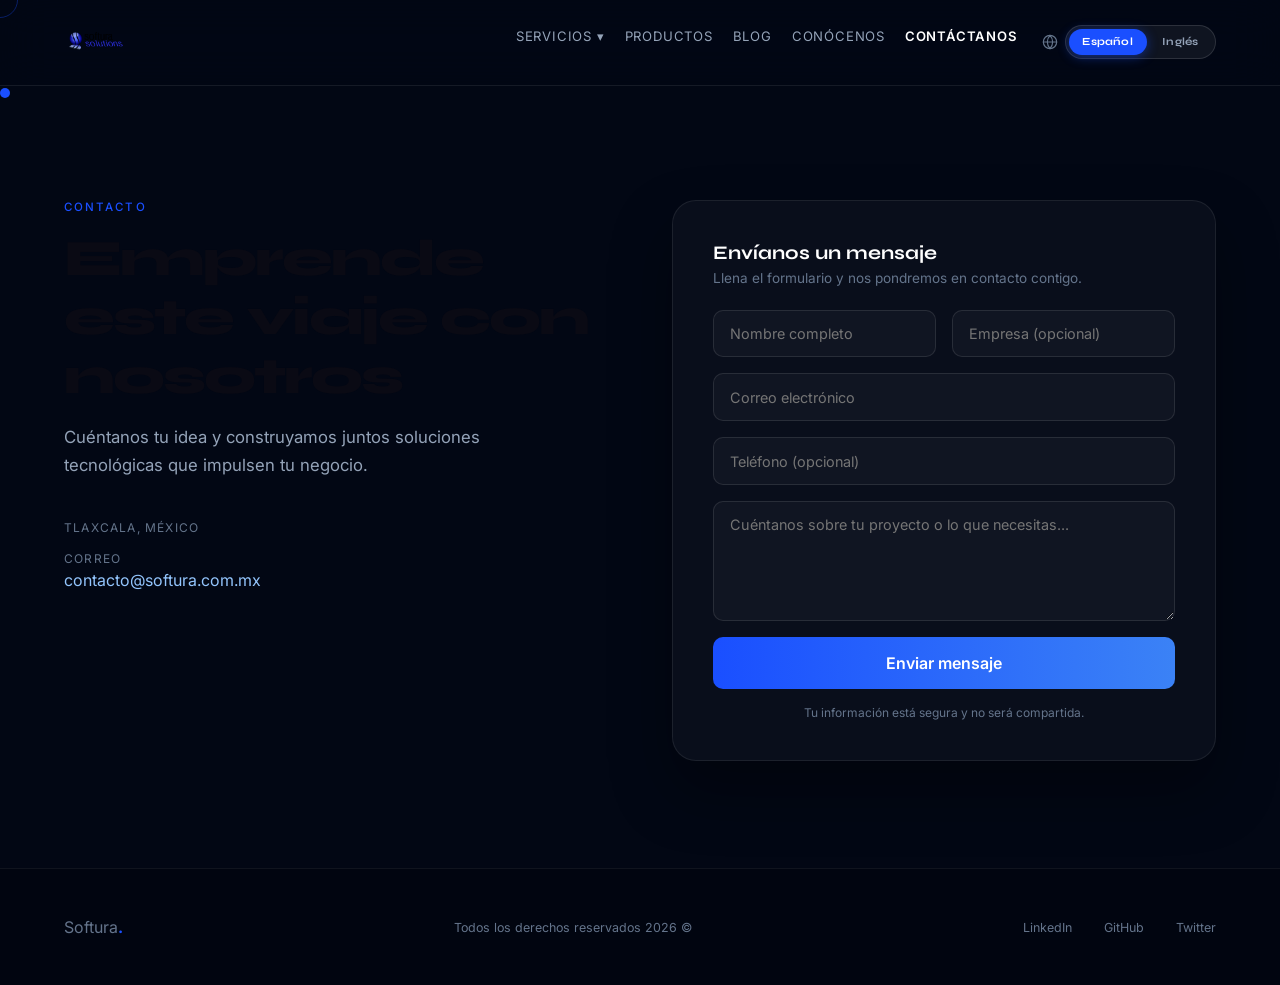
<file: contacto.html>
<!DOCTYPE html>
<html lang="es">
<head>
<meta charset="UTF-8">
<meta name="viewport" content="width=device-width, initial-scale=1.0">
<title>Contacto — Softura Solutions</title>
<link href="https://fonts.googleapis.com/css2?family=Syne:wght@400;600;700;800&family=Inter:wght@300;400;500;700&display=swap" rel="stylesheet">
<link rel="stylesheet" href="estilos.css">
</head>
<body class="subpage subpage-dark">

<div id="cur"></div>
<div id="cur-r"></div>

<nav class="nav-dark">
  <div class="logo">
    <a href="index.html"><img src="s3.png" alt="Softura Solutions Logo"></a>
  </div>
  <ul class="nav-links">
    <li class="dropdown">
      <a href="#" data-i18n="nav.services">Servicios ▾</a>
      <ul class="dropdown-menu">
        <li><a href="fabrica.html" data-i18n="nav.factory">Fábrica de Software</a></li>
        <li><a href="nearshoring.html" data-i18n="nav.nearshoring">Nearshoring / Onshoring</a></li>
      </ul>
    </li>
    <li><a href="productos.html" data-i18n="nav.products">Productos</a></li>
    <li><a href="blog.html" data-i18n="nav.blog">Blog</a></li>
    <li><a href="conocenos.html" data-i18n="nav.about">Conócenos</a></li>
    <li><a href="contacto.html" data-i18n="nav.contact">Contacto</a></li>
    <li class="lang-switch" role="group" aria-label="Idioma">
      <span class="lang-switch-icon" aria-hidden="true">
        <svg width="16" height="16" viewBox="0 0 24 24" fill="none" stroke="currentColor" stroke-width="1.75" stroke-linecap="round" stroke-linejoin="round">
          <circle cx="12" cy="12" r="10"/>
          <path d="M2 12h20M12 2a15.3 15.3 0 0 1 4 10 15.3 15.3 0 0 1-4 10 15.3 15.3 0 0 1-4-10 15.3 15.3 0 0 1 4-10z"/>
        </svg>
      </span>
      <div class="lang-switch-track">
        <button type="button" class="lang-option active" data-lang="es" data-i18n="lang.es" aria-pressed="true">Español</button>
        <button type="button" class="lang-option" data-lang="en" data-i18n="lang.en" aria-pressed="false">Inglés</button>
      </div>
    </li>
  </ul>
</nav>

<section class="contact-page rev">
  <div class="contact-page-inner">
    <div class="contact-info">
      <div class="sec-label" data-i18n="contact.badge">Contacto</div>
      <h1 data-i18n="contact.title">Emprende este viaje con nosotros</h1>
      <p class="contact-lead" data-i18n="contact.lead">Cuéntanos tu idea y construyamos juntos soluciones tecnológicas que impulsen tu negocio.</p>

      <div class="contact-details">
        <div class="contact-detail-item">
          <span class="contact-detail-label" data-i18n="contact.location">Tlaxcala, México</span>
        </div>
        <div class="contact-detail-item">
          <span class="contact-detail-label" data-i18n="contact.email.label">Correo</span>
          <a href="mailto:contacto@softura.com.mx">contacto@softura.com.mx</a>
        </div>
      </div>
    </div>

    <div class="contact-form-card">
      <div class="contact-form-head">
        <h3 data-i18n="contact.form.title">Envíanos un mensaje</h3>
        <p data-i18n="contact.form.sub">Llena el formulario y nos pondremos en contacto contigo.</p>
      </div>

      <form data-contact novalidate>
        <div class="form-row">
          <input type="text" name="nombre" required data-i18n-placeholder="contact.name" placeholder="Nombre completo">
          <input type="text" name="empresa" data-i18n-placeholder="contact.company" placeholder="Empresa (opcional)">
        </div>
        <input type="email" name="email" required data-i18n-placeholder="contact.email" placeholder="Correo electrónico">
        <input type="tel" name="telefono" data-i18n-placeholder="contact.phone" placeholder="Teléfono (opcional)">
        <textarea name="mensaje" rows="4" required data-i18n-placeholder="contact.message" placeholder="Cuéntanos sobre tu proyecto o lo que necesitas..."></textarea>
        <button type="submit" class="btn-submit" data-i18n="contact.send">Enviar mensaje</button>
        <p class="form-privacy" data-i18n="contact.privacy">Tu información está segura y no será compartida.</p>
      </form>
    </div>
  </div>
</section>

<footer class="footer-dark">
  <div class="logo">Softura<b style="color:var(--blue)">.</b></div>
  <p data-i18n="footer.rights">© 2026 Softura Solutions. Todos los derechos reservados.</p>
  <div class="f-links">
    <a href="https://www.linkedin.com" target="_blank" rel="noopener">LinkedIn</a>
    <a href="https://github.com" target="_blank" rel="noopener">GitHub</a>
    <a href="https://twitter.com" target="_blank" rel="noopener">Twitter</a>
  </div>
</footer>

<script src="i18n.js"></script>
<script src="main.js"></script>
</body>
</html>
</file>
<file: estilos.css>
*,*::before,*::after{margin:0;padding:0;box-sizing:border-box}
:root{
  --bg:#FAFAFA;
  --ink:#0A0A14;
  --blue:#1A4FFF;
  --blue2:#0A2FCC;
  --cyan:#00C9A7;
  --soft:#F0F0F8;
  --gray:#6B6B80;
  --border:#E4E4EE;
  --card:#FFFFFF;
}

:root{
  --bg:#FAFAFA;
  --ink:#0A0A14;
  --blue:#1A4FFF;
  --blue2:#0A2FCC;
  --cyan:#00C9A7;
  --soft:#F0F0F8;
  --gray:#6B6B80;
  --border:#E4E4EE;
  --card:#FFFFFF;
}
html{scroll-behavior:smooth}
body{
  background:var(--bg);
  color:var(--ink);
  font-family:'Inter',sans-serif;
  overflow-x:hidden;
  cursor:none;
}

/* CURSOR */
#cur{position:fixed;width:10px;height:10px;background:var(--blue);border-radius:50%;pointer-events:none;z-index:9999;transition:transform .12s}
#cur-r{position:fixed;width:36px;height:36px;border:1.5px solid rgba(26,79,255,.35);border-radius:50%;pointer-events:none;z-index:9998;transition:all .25s ease}

/* THREE.JS CANVAS */
#three-hero{position:absolute;top:0;left:0;width:100%;height:100%;z-index:1}

/* NAV */
nav{
  position:fixed;top:0;left:0;right:0;z-index:200;
  display:flex;justify-content:space-between;align-items:center;
  padding:1.4rem 5vw;
  background:rgba(250,250,250,.85);
  backdrop-filter:blur(24px);
  border-bottom:1px solid var(--border);
}
.logo img {
  height: 40px;        /* tamaño visible del logo */
  max-height: 40px;    /* evita que crezca más */
  width: auto;         /* mantiene proporción */
  object-fit: contain; /* evita deformaciones */
  vertical-align: middle;
}
.logo {
  display: flex;
  align-items: center;
}

.nav-links{display:flex;gap:2.5rem;list-style:none}
.nav-links a{color:var(--gray);text-decoration:none;font-size:.82rem;letter-spacing:.06em;text-transform:uppercase;transition:color .2s}
.nav-links a:hover{color:var(--blue)}
.nav-btn{background:var(--blue);color:#fff;border:none;padding:.65rem 1.8rem;font-family:'Syne',sans-serif;font-weight:700;font-size:.82rem;letter-spacing:.04em;cursor:none;transition:background .2s}
.nav-btn:hover{background:var(--blue2)}

/* HERO */
.hero{
  position:relative;min-height:100vh;
  display:flex;flex-direction:column;justify-content:center;
  padding:0 5vw;overflow:hidden;
  background:linear-gradient(135deg,#F8F9FF 0%,#FAFAFA 60%,#F0F4FF 100%);
}
/* Grid lines decorativas */
.hero::before{
  content:'';position:absolute;inset:0;
  background-image:
    linear-gradient(rgba(26,79,255,.04) 1px,transparent 1px),
    linear-gradient(90deg,rgba(26,79,255,.04) 1px,transparent 1px);
  background-size:60px 60px;z-index:0;
}

.hero-content{position:relative;z-index:10;max-width:680px}
.hero-badge{
  display:inline-flex;align-items:center;gap:.6rem;
  background:#EEF2FF;border:1px solid #C7D2FE;
  padding:.45rem 1rem;font-size:.75rem;letter-spacing:.1em;
  text-transform:uppercase;color:var(--blue);margin-bottom:2rem;
  font-weight:500;
}
.badge-dot{width:6px;height:6px;border-radius:50%;background:var(--cyan);animation:pulse 2s infinite}
@keyframes pulse{0%,100%{opacity:1;transform:scale(1)}50%{opacity:.5;transform:scale(1.4)}}

h1{
  font-family:'Syne',sans-serif;font-weight:800;
  font-size:clamp(3rem,6vw,6.5rem);
  line-height:.93;letter-spacing:-.04em;color:var(--ink);
}
h1 em{font-style:normal;color:var(--blue)}
.hero-sub{
  margin-top:2rem;font-size:1.05rem;color:var(--gray);
  max-width:460px;line-height:1.75;font-weight:300;
}
.hero-actions{margin-top:2.5rem;display:flex;gap:1.2rem;align-items:center}
.btn-p{
  background:var(--blue);color:#fff;border:none;
  padding:1rem 2.2rem;font-family:'Syne',sans-serif;
  font-weight:700;font-size:.88rem;letter-spacing:.04em;cursor:none;transition:all .25s;
}
.btn-p:hover{background:var(--blue2);transform:translateY(-2px)}
.btn-g{
  color:var(--ink);text-decoration:none;font-size:.88rem;
  display:flex;align-items:center;gap:.5rem;border-bottom:1px solid var(--border);
  padding-bottom:2px;transition:border-color .2s;
}
.btn-g:hover{border-color:var(--blue);color:var(--blue)}

/* SCROLL INDICATOR */
.scroll-ind{
  position:absolute;bottom:3rem;left:5vw;z-index:10;
  display:flex;align-items:center;gap:1rem;
  font-size:.72rem;letter-spacing:.12em;text-transform:uppercase;color:var(--gray);
}
.scroll-line{width:40px;height:1px;background:var(--border);position:relative;overflow:hidden}
.scroll-line::after{
  content:'';position:absolute;left:-100%;top:0;width:100%;height:100%;
  background:var(--blue);animation:slide 2s infinite;
}
@keyframes slide{0%{left:-100%}100%{left:100%}}

/* STATS */
.stats{
  display:grid;grid-template-columns:repeat(4,1fr);
  border-top:1px solid var(--border);border-bottom:1px solid var(--border);
  position:relative;z-index:10;background:var(--card);
}
.stat{
  padding:2.5rem 2rem;border-right:1px solid var(--border);
  position:relative;overflow:hidden;
}
.stat:last-child{border-right:none}
.stat::before{
  content:'';position:absolute;top:0;left:0;right:0;height:2px;
  background:linear-gradient(90deg,var(--blue),var(--cyan));
  transform:scaleX(0);transform-origin:left;transition:transform .6s;
}
.stat:hover::before{transform:scaleX(1)}
.stat-n{font-family:'Syne',sans-serif;font-size:2.8rem;font-weight:800;color:var(--blue);line-height:1}
.stat-l{font-size:.75rem;letter-spacing:.08em;text-transform:uppercase;color:var(--gray);margin-top:.4rem}

/* SECCIONES */
.section{padding:7rem 5vw;position:relative;z-index:10}
.sec-label{font-size:.72rem;letter-spacing:.18em;text-transform:uppercase;color:var(--blue);margin-bottom:1rem;font-weight:500}
h2{
  font-family:'Syne',sans-serif;
  font-weight:600;
  font-size:clamp(2rem,3.5vw,3rem);
  letter-spacing:-.03em;
  line-height:1.1;
  color:var(--ink)
}

/* =========================================================
   SERVICIOS MODERNO / COMPACTO
========================================================= */

#servicios{
  position: relative;
  padding: 4rem 0;
  overflow: hidden;

  background:
    linear-gradient(
      180deg,
      #f8f9ff 0%,
      #ffffff 100%
    );
}

/* Glow decorativo */
#servicios::before{
  content: '';

  position: absolute;

  width: 420px;
  height: 420px;

  top: -180px;
  left: -180px;

  border-radius: 50%;

  background:
    radial-gradient(
      circle,
      rgba(99,102,241,.10) 0%,
      transparent 70%
    );

  pointer-events: none;
}

/* =========================================================
   HEADER
========================================================= */

.services-head{
  text-align: center;
  margin-bottom: 3rem;

  position: relative;
  z-index: 2;
}

/* Badge */
.services-badge{
  display: inline-flex;
  align-items: center;
  gap: .5rem;

  padding: .65rem 1rem;

  border-radius: 999px;

  background: rgba(255,255,255,.85);

  border: 1px solid rgba(99,102,241,.08);

  box-shadow:
    0 8px 20px rgba(99,102,241,.05);

  font-size: .9rem;
  font-weight: 600;

  color: #0a2f62;

  margin-bottom: 1.5rem;
}

/* TITULO */
#servicios h2{
  max-width: 780px;

  margin: auto;

  text-align: center;

  font-size: clamp(1.8rem, 2.5vw, 3.2rem);

  line-height: 1.08;

  font-family: 'Syne', sans-serif;
  font-weight: 800;

  letter-spacing: -1px;

  color: #0f172a;
}

/* Gradient */
#servicios h2 span{
  background:
    linear-gradient(
      90deg,
      #0a2f62,
      #0a2f62
    );

  -webkit-background-clip: text;
  -webkit-text-fill-color: transparent;
}

/* SUB */
.services-sub{
  max-width: 650px;

  margin: 1.2rem auto 0;

  font-size: 1rem;
  line-height: 1.8;

  color: #64748b;

  font-weight: 400;
}

/* =========================================================
   GRID
========================================================= */

.services-grid{
  display: grid;

  grid-template-columns: repeat(3,1fr);

  gap: 1.5rem;

  position: relative;
  z-index: 2;
}

/* =========================================================
   CARD
========================================================= */

.svc{
  position: relative;

  padding: 2rem;

  border-radius: 26px;

  background:
    rgba(255,255,255,.82);

  border:
    1px solid rgba(255,255,255,.9);

  backdrop-filter: blur(10px);

  overflow: hidden;

  min-height: 270px;

  transition:
    transform .35s ease,
    box-shadow .35s ease,
    border-color .35s ease;

  box-shadow:
    0 10px 25px rgba(15,23,42,.05);
}

/* Hover */
.svc:hover{
  transform: translateY(-8px);

  border-color:
    rgba(24, 26, 145, 0.18);

  box-shadow:
    0 20px 40px rgba(99,102,241,.12);
}
/* Glow hover */
.svc::before{
  content: '';
  position: absolute;
  inset: 0;
  background:
    linear-gradient( 135deg, rgba(99,102,241,.06), transparent 40% );
  opacity: 0;
  transition: opacity .4s;
}
.svc:hover::before{
  opacity: 1;
}
/*  NUMERO */
.svc-num{
  position: absolute;
  top: 1.2rem;
  right: 1.5rem;
  font-size: 3.8rem;
  font-weight: 800;
  line-height: 1;
  font-family: 'Syne', sans-serif;
  color: rgba(99,102,241,.05);
  pointer-events: none;
}
/* ICONO*/
.svc-icon{
  width: 64px;
  height: 64px;
  border-radius: 18px;
  display: flex;
  align-items: center;
  justify-content: center;
  margin-bottom: 1.5rem;
  background:
    linear-gradient( 135deg, rgba(255,255,255,.95),rgba(238,242,255,.95) );
  border:
    1px solid rgba(99,102,241,.08);
  box-shadow:
    0 8px 20px rgba(99,102,241,.06);
}
.svc-icon svg{
  width: 28px;
  height: 28px;
}

/* =========================================================
   TITULO
========================================================= */

.svc-title{
  font-family: 'Syne', sans-serif;

  font-size: 1.25rem;

  font-weight: 800;

  line-height: 1.2;

  color: #0f172a;

  margin-bottom: .9rem;
}
/* =========================================================
   DESCRIPCION
========================================================= */
.svc-desc{
  font-size: .95rem;
  line-height: 1.8;
  color: #28528d;
  font-weight: 400;
  max-width: 95%;
}

/* =========================================================
   BOTON
========================================================= */

.svc-arrow{
  position: absolute;

  left: 2rem;
  bottom: 1.8rem;

  width: 46px;
  height: 46px;

  border-radius: 50%;

  display: flex;
  align-items: center;
  justify-content: center;

  background:
    linear-gradient(
      135deg,
      #0a2f62,
      #4104cf
    );

  color: #fff;

  font-size: .95rem;

  box-shadow:
    0 10px 20px rgba(99,102,241,.25);

  transition:
    transform .35s ease,
    box-shadow .35s ease;
}

.svc:hover .svc-arrow{
  transform:
    translateX(6px)
    rotate(-10deg);

  box-shadow:
    0 12px 30px rgba(99,102,241,.35);
}

/* =========================================================
   RESPONSIVE
========================================================= */

@media(max-width:1100px){

  .services-grid{
    grid-template-columns: 1fr;
  }

  .svc{
    min-height: auto;
  }

}

@media(max-width:768px){

  #servicios{
    padding: 4rem 0;
  }

  #servicios h2{
    font-size: 2rem;
    line-height: 1.15;
  }

  .services-sub{
    font-size: .95rem;
  }

  .svc{
    padding: 1.8rem;
  }

  .svc-title{
    font-size: 1.2rem;
  }

}


/* =========================
   PRODUCTOS PREMIUM
========================= */

.stack-section{
  position:relative;
  padding:7rem 5vw;
  background:
  linear-gradient(
    180deg,
    #F8F9FF 0%,
    #FAFAFA 100%
  );

  overflow:hidden;
}

/* fondo decorativo */
.stack-section::before{
  content:'';

  position:absolute;

  top:-100px;
  right:-100px;

  width:420px;
  height:420px;

  border-radius:50%;

  background:
  radial-gradient(
    circle,
    rgba(26,79,255,.08),
    transparent 70%
  );
}
.products-top{
  max-width:850px;
  margin-bottom:3.5rem;
}
.products-sub{
  margin-top:1.4rem;
  font-size:1rem;
  line-height:1.8;
  color:var(--gray);
  max-width:650px;
}
/* GRID */
.stack-grid{
  display:grid;

  grid-template-columns:
  repeat(auto-fit,minmax(260px,1fr));
  gap:1.4rem;
}
/* CARD */
.stack-tag{
  position:relative;
  background:rgba(255,255,255,.82);
  backdrop-filter:blur(10px);
  border:1px solid rgba(228,228,238,.9);
  border-radius:26px;
  padding:1.7rem;
  min-height:220px;
  display:flex;
  flex-direction:column;
  justify-content:space-between;
  transition:
  transform .35s ease,
  box-shadow .35s ease,
  border-color .35s ease;
}
/* glow */
.stack-tag::before{
  content:'';
  position:absolute;
  inset:0;
  border-radius:26px;
  background:
  linear-gradient(
    135deg,
    rgba(26,79,255,.06),
    transparent 60%
  );
  opacity:0;
  transition:opacity .35s ease;
}
.stack-tag:hover::before{
  opacity:1;
}
/* hover */
.stack-tag:hover{
  transform:translateY(-10px);
  border-color:rgba(26,79,255,.22);
  box-shadow:
  0 20px 45px rgba(26,79,255,.08);
}
/* icon */
.dot{
  width:58px;
  height:58px;

  border-radius:18px;

  display:flex;
  align-items:center;
  justify-content:center;
  background:
  linear-gradient(
    135deg,
    #2457FF, #5B7FFF
  );
  color:white;
  font-size:1.1rem;
  font-weight:700;
  box-shadow:
  0 10px 25px rgba(26,79,255,.20);
  margin-bottom:1.5rem;
}
/* text */
.stack-tag h3{
  font-family:'Syne',sans-serif;
  font-size:1.3rem;
  margin-bottom:.8rem;
  color:var(--ink);
}
.stack-tag p{
  color:var(--gray);
  line-height:1.7;
  font-size:.95rem;
  max-width:230px;
}
/* línea abajo */
.stack-tag::after{
  content:'';
  position:absolute;
  left:0;
  right:0;
  bottom:0;
  height:4px;
  border-radius:0 0 26px 26px;
  background:
  linear-gradient(
    90deg,
    var(--blue),
    var(--cyan)
  );
 opacity:.9;
}

/* CTA */
.cta-section{
  padding:8rem 5vw;text-align:center;
  background:linear-gradient(135deg,var(--blue) 0%,var(--blue2) 100%);
  position:relative;overflow:hidden;
}
.cta-section::before{
  content:'';position:absolute;inset:0;
  background-image:
    linear-gradient(rgba(255,255,255,.05) 1px,transparent 1px),
    linear-gradient(90deg,rgba(255,255,255,.05) 1px,transparent 1px);
  background-size:40px 40px;
}
.cta-section h2{color:#fff;font-size:clamp(2.5rem,5vw,4.5rem);margin-bottom:1rem}
.cta-section p{color:rgba(255,255,255,.7);font-size:1.05rem;margin-bottom:3rem;font-weight:300}
.btn-white{
  background:#fff;color:var(--blue);border:none;
  padding:1.1rem 3rem;font-family:'Syne',sans-serif;
  font-weight:700;font-size:.95rem;letter-spacing:.04em;cursor:none;
  transition:all .25s;display:inline-block;text-decoration:none;
}
.btn-white:hover{background:#EEF2FF;transform:translateY(-2px)}

/* FOOTER */
footer{
  padding:3rem 5vw;border-top:1px solid var(--border);
  display:flex;justify-content:space-between;align-items:center;
  font-size:.78rem;color:var(--gray);background:var(--card);
}
footer .logo{font-size:1rem}
.f-links{display:flex;gap:2rem}
.f-links a{color:var(--gray);text-decoration:none;transition:color .2s}
.f-links a:hover{color:var(--blue)}
/* REVEAL */
.rev{opacity:0;transform:translateY(30px);transition:all .7s cubic-bezier(.16,1,.3,1)}
.rev.vis{opacity:1;transform:translateY(0)}
/* Floating Tech Elements behind hero */
.float-el{position:absolute;z-index:2;pointer-events:none}
/* Estilo general del menú */
.nav-links {
  list-style: none;
  display: flex;
  gap: 20px;
}
/* Dropdown */
.dropdown {
  position: relative;
}
.dropdown-menu {
  display: none;
  position: absolute;
  top: 100%;
  left: 0;
  background-color: white;
  list-style: none;
  padding: 10px 0;
  box-shadow: 0 2px 8px rgba(68, 65, 65, 0.15);
}
.dropdown-menu li {
  padding: 8px 20px;
}
.dropdown-menu li a {
  color: #333;
  text-decoration: none;
}
.dropdown:hover .dropdown-menu {
  display: block;
}

/* =========================================================
   SECCIÓN PROCESO (ALINEADO A LA IMAGEN)
========================================================= */

#proceso {
  background: #FAFAFA;
  padding: 6rem 5vw;
}

.process-wrap {
  max-width: 1100px;
  margin: 0 auto;
  text-align: center;
}

/* Encabezado */
.process-header h2 {
  font-family: 'Inter', sans-serif; /* Cambiado a Inter si buscas el look exacto de la foto */
  font-size: clamp(1.8rem, 2.8vw, 2.5rem);
  font-weight: 400;
  color: #1A2E7B; /* Azul oscuro corporativo */
  line-height: 1.3;
  margin-bottom: 4rem;
  letter-spacing: -0.02em;
}

.process-header h2 strong {
  font-weight: 800;
  color: #0A2FCC; /* Resaltado en azul fuerte */
}

/* Contenedor de Tarjetas */
.process-cards {
  display: flex;
  justify-content: center;
  gap: 2.5rem;
  margin-bottom: 4rem;
  flex-wrap: wrap;
}

/* Tarjeta Individual */
.p-card {
  background: #FFFFFF;
  border-radius: 24px;
  padding: 3rem 2.5rem;
  width: 100%;
  max-width: 440px;
  box-shadow: 0 15px 35px rgba(10, 47, 204, 0.04), 0 5px 15px rgba(0, 0, 0, 0.02);
  display: flex;
  flex-direction: column;
  align-items: center;
  transition: transform 0.3s ease, box-shadow 0.3s ease;
}

.p-card:hover {
  transform: translateY(-5px);
  box-shadow: 0 20px 40px rgba(10, 47, 204, 0.08);
}

/* Círculo del Icono con Gradiente */
.p-icon-wrap {
  width: 110px;
  height: 110px;
  border-radius: 50%;
  background: linear-gradient(135deg, #3A62E9 0%, #1A2E7B 100%);
  display: flex;
  align-items: center;
  justify-content: center;
  margin-bottom: 2rem;
  color: #FFFFFF;
}

.p-icon-wrap svg {
  width: 50px;
  height: 50px;
  stroke: #FFFFFF;
}

/* Títulos de las tarjetas */
.p-card h3 {
  font-family: 'Inter', sans-serif;
  font-size: 1.6rem;
  font-weight: 700;
  color: #22223b;
  margin-bottom: 1.2rem;
}

/* Descripciones */
.p-card p {
  font-size: 0.98rem;
  line-height: 1.6;
  color: #6B6B80;
  max-width: 320px;
}

/* Texto de cierre inferior */
.process-footer {
  max-width: 700px;
  margin: 3rem auto 0;
  position: relative;
  padding-top: 2rem;
}

/* Línea decorativa inferior idéntica a la imagen */
.process-footer::before {
  content: '';
  position: absolute;
  top: 0;
  left: 50%;
  transform: translateX(-50%);
  width: 160px;
  height: 4px;
  background: #0A2FCC;
  border-radius: 2px;
}

.process-footer p {
  font-size: 1.2rem;
  color: #33334d;
  line-height: 1.5;
}

.process-footer p strong {
  color: #0A2FCC;
  font-weight: 700;
}

/* Ajustes Responsivos */
@media (max-width: 768px) {
  .process-cards {
    flex-direction: column;
    align-items: center;
    gap: 1.5rem;
  }
  
  .p-card {
    padding: 2.5rem 1.5rem;
  }
  
  .process-header h2 {
    font-size: 1.6rem;
  }
}

/* =========================================================
   NAV: idioma, activo, logo link
========================================================= */
.logo a{display:flex;align-items:center;text-decoration:none}
.nav-links a.nav-active{color:var(--blue);font-weight:600}
.btn-nav{
  background:var(--blue);color:#fff;border:none;
  padding:.55rem 1.1rem;font-family:'Syne',sans-serif;
  font-weight:700;font-size:.75rem;letter-spacing:.06em;
  text-transform:uppercase;cursor:none;border-radius:6px;
  transition:background .2s;
}
.btn-nav:hover{background:var(--blue2)}

/* Language switch — pill Español | Inglés */
.lang-switch{
  display:flex;align-items:center;gap:.45rem;
  margin-left:.25rem;flex-shrink:0;
}
.lang-switch-icon{
  display:flex;align-items:center;justify-content:center;
  color:var(--gray);line-height:0;
  transition:color .2s;
}
.lang-switch:hover .lang-switch-icon{color:var(--blue)}
.lang-switch-track{
  display:inline-flex;align-items:center;
  padding:3px;
  background:rgba(26,79,255,.06);
  border:1px solid var(--border);
  border-radius:999px;
  gap:2px;
}
.lang-option{
  font-family:'Syne',sans-serif;
  font-size:.68rem;font-weight:700;
  letter-spacing:.02em;
  line-height:1.15;
  padding:.42rem .85rem;
  min-width:0;
  white-space:nowrap;
  border:none;border-radius:999px;
  background:transparent;
  color:var(--gray);
  cursor:pointer;
  transition:color .2s,background .2s,box-shadow .2s,transform .15s;
}
.lang-option:hover:not(.active){
  color:var(--blue);
  background:rgba(26,79,255,.1);
}
.lang-option.active{
  background:var(--blue);
  color:#fff;
  box-shadow:0 2px 10px rgba(26,79,255,.28);
}
.lang-option:focus-visible{
  outline:2px solid var(--blue);
  outline-offset:2px;
}
.lang-option:active:not(.active){transform:scale(.96)}
.nav-dark .lang-switch-icon{color:#64748b}
.nav-dark .lang-switch:hover .lang-switch-icon{color:#e2e8f0}
.nav-dark .lang-switch-track{
  background:rgba(255,255,255,.06);
  border-color:rgba(255,255,255,.12);
}
.nav-dark .lang-option{color:#94a3b8}
.nav-dark .lang-option:hover:not(.active){
  color:#fff;
  background:rgba(255,255,255,.08);
}
.nav-dark .lang-option.active{
  background:var(--blue);
  color:#fff;
  box-shadow:0 2px 12px rgba(26,79,255,.45);
}
@media(max-width:768px){
  .lang-switch{
    width:100%;
    justify-content:center;
    margin-left:0;
    margin-top:.35rem;
    padding-top:.5rem;
    border-top:1px solid var(--border);
  }
  .nav-dark .lang-switch{border-top-color:rgba(255,255,255,.1)}
  .lang-switch-track{width:100%;max-width:15.5rem;justify-content:stretch}
  .lang-option{
    flex:1;text-align:center;
    font-size:.62rem;
    padding:.48rem .5rem;
  }
}

/* =========================================================
   SUBPÁGINAS
========================================================= */
.subpage{padding-top:5.5rem}
.page-hero{
  padding:6rem 5vw 4rem;
  background:linear-gradient(135deg,#F8F9FF 0%,#FAFAFA 60%,#F0F4FF 100%);
  position:relative;z-index:10;
}
.page-hero h1{
  font-family:'Syne',sans-serif;
  font-size:clamp(2.2rem,4.5vw,3.8rem);
  font-weight:800;line-height:1.1;
  max-width:800px;margin-top:.5rem;
}
.page-hero-lead{
  margin-top:1.5rem;font-size:1.1rem;color:var(--gray);
  max-width:640px;line-height:1.7;
}
.page-section{padding:4rem 5vw 6rem}
.page-section-alt{background:var(--soft)}
.about-intro{max-width:780px;margin-bottom:3.5rem}
.about-intro p{font-size:1.05rem;line-height:1.85;color:var(--gray);margin-bottom:1.2rem}
.value-grid{
  display:grid;grid-template-columns:repeat(auto-fit,minmax(260px,1fr));
  gap:1.5rem;max-width:1100px;
}
.value-card{
  background:var(--card);border:1px solid var(--border);
  border-radius:20px;padding:2rem;
  box-shadow:0 10px 30px rgba(0,0,0,.04);
  transition:transform .3s,box-shadow .3s;
}
.value-card:hover{transform:translateY(-6px);box-shadow:0 20px 40px rgba(26,79,255,.08)}
.value-icon{
  font-family:'Syne',sans-serif;font-size:2.5rem;font-weight:800;
  color:rgba(26,79,255,.12);margin-bottom:1rem;
}
.value-card h3{font-family:'Syne',sans-serif;font-size:1.25rem;margin-bottom:.75rem}
.value-card p{color:var(--gray);line-height:1.7;font-size:.95rem}
.about-team-block{
  max-width:800px;text-align:center;margin:0 auto;
}
.about-team-block h2{
  font-family:'Syne',sans-serif;font-size:clamp(1.8rem,3vw,2.5rem);
  margin-bottom:1rem;
}
.about-team-block p{color:var(--gray);line-height:1.8;margin-bottom:2rem}
.eco-logos-mini{
  display:flex;flex-wrap:wrap;justify-content:center;gap:2rem;
  margin-bottom:2.5rem;align-items:center;
}
.eco-logos-mini img{max-height:42px;max-width:120px;object-fit:contain;opacity:.85}
.about-team-block .btn-p{display:inline-block;text-decoration:none}

/* Blog */
.blog-wrap{
  max-width:1320px;
  margin:0 auto;
  width:min(100%,1320px);
}
.blog-index-main{
  padding-bottom:2rem;
}
.blog-hero{
  padding:5.8rem 5vw 2.2rem;
}
.blog-hero--joomla .blog-wrap{
  background:linear-gradient(160deg,#e9efff 0%,#ffffff 55%,#eef5ff 100%);
  border:1px solid #cfdcff;
  border-radius:26px;
  padding:0;
  overflow:hidden;
  box-shadow:0 24px 52px rgba(26,79,255,.15);
}
.blog-hero-banner{
  min-height:200px;
  position:relative;
  overflow:hidden;
  border-bottom:1px solid rgba(198,213,255,.95);
}
.blog-hero-banner__bg{
  position:absolute;
  inset:-12% 0 0;
  height:125%;
  background-image:url('https://images.unsplash.com/photo-1518773553398-650c184e0bb3?auto=format&fit=crop&w=1800&q=80');
  background-size:cover;
  background-position:center 38%;
  will-change:transform;
  transition:transform .1s linear;
}
.blog-hero-banner::after{
  content:'';
  position:absolute;
  inset:0;
  z-index:1;
  background:
    linear-gradient(180deg, rgba(2,7,20,.08) 0%, rgba(2,7,20,.68) 100%),
    linear-gradient(120deg, rgba(10,47,204,.42) 0%, rgba(26,79,255,.22) 44%, rgba(0,201,167,.24) 100%);
  pointer-events:none;
}
.blog-wrap .blog-hero-content{position:relative;z-index:2}
.blog-topics{
  padding:0 5vw 1.4rem;
  margin-top:0;
}
.blog-topics-inner{
  max-width:1320px;
  margin:0 auto;
  display:flex;
  flex-wrap:wrap;
  gap:.55rem;
  align-items:center;
}
.blog-topics-label{
  font-size:.72rem;
  letter-spacing:.14em;
  text-transform:uppercase;
  color:var(--gray);
  margin-right:.35rem;
}
.blog-topic{
  font-size:.78rem;
  font-weight:600;
  color:#0a2fcc;
  text-decoration:none;
  padding:.45rem .9rem;
  border-radius:999px;
  border:1px solid rgba(26,79,255,.2);
  background:rgba(26,79,255,.06);
  transition:background .2s,border-color .2s,transform .2s,color .2s;
}
.blog-topic:hover{
  background:rgba(26,79,255,.12);
  border-color:rgba(26,79,255,.4);
  transform:translateY(-1px);
}
.blog-reveal{
  opacity:0;
  transform:translateY(28px);
  transition:opacity .75s cubic-bezier(.16,1,.3,1),transform .75s cubic-bezier(.16,1,.3,1);
}
.blog-reveal.vis{
  opacity:1;
  transform:translateY(0);
}
.blog-spotlight{margin-bottom:1.35rem}
.blog-featured-grid--duo{
  grid-template-columns:repeat(2,minmax(0,1fr));
}
.blog-card--spotlight{
  border-color:rgba(26,79,255,.35);
  box-shadow:
    0 28px 70px rgba(26,79,255,.18),
    0 4px 0 rgba(2,7,20,.04);
}
.blog-card--spotlight .blog-card-link{
  flex-direction:row;
  align-items:stretch;
}
.blog-card--spotlight .blog-card-media{
  flex:0 0 min(44%,320px);
  margin:.85rem 0 .85rem .85rem;
  aspect-ratio:4/3;
  min-height:220px;
}
.blog-card--spotlight .blog-card-content{
  padding:1.35rem 1.25rem 1.25rem 1rem;
  justify-content:center;
}
.blog-card--spotlight h2{
  font-size:clamp(1.35rem,2.2vw,1.75rem);
  -webkit-line-clamp:3;
}
.blog-card--spotlight .blog-excerpt{
  -webkit-line-clamp:4;
}
.blog-card-meta-row{
  display:flex;
  flex-wrap:wrap;
  align-items:center;
  gap:.45rem .55rem;
}
.blog-card-date{
  font-size:.72rem;
  font-weight:700;
  letter-spacing:.06em;
  color:#0a2fcc;
}
.blog-chips{
  display:flex;
  flex-wrap:wrap;
  gap:.35rem;
}
.blog-chip{
  font-size:.68rem;
  font-weight:600;
  letter-spacing:.04em;
  color:#334155;
  background:#eef3ff;
  border:1px solid rgba(26,79,255,.14);
  border-radius:999px;
  padding:.28rem .62rem;
  line-height:1.2;
}
.blog-card-author{
  margin-top:.55rem;
  font-size:.74rem;
  color:#64748b;
  line-height:1.5;
}
.blog-card-author strong{color:#334155;font-weight:600}
.blog-card-badge{
  position:absolute;
  top:1rem;
  left:1rem;
  z-index:2;
  font-size:.65rem;
  font-weight:700;
  letter-spacing:.12em;
  text-transform:uppercase;
  color:#fff;
  background:linear-gradient(135deg,var(--blue),var(--blue2));
  border-radius:999px;
  padding:.35rem .72rem;
  box-shadow:0 8px 20px rgba(26,79,255,.35);
}
.blog-card-media{position:relative}
.blog-sidebar-card.blog-reveal{transition-delay:var(--blog-delay,0s)}
.blog-article-hero.blog-reveal{transition-delay:.05s}
.blog-article.blog-reveal{transition-delay:.12s}
.blog-post-actions.blog-reveal{transition-delay:.18s}
.blog-detail{padding-top:7rem}
.blog-article-meta{
  display:flex;
  flex-wrap:wrap;
  gap:.4rem .55rem;
  align-items:center;
}
.blog-article-meta .blog-chip{text-transform:none;letter-spacing:.02em}
.blog-meta{display:none}
.blog-list-head p{
  margin:0;
  font-size:.92rem;
  color:#64748b;
  line-height:1.6;
  max-width:480px;
}
.blog-hero-content{
  padding:0 clamp(1rem,3vw,2rem) 1.2rem;
}
.blog-hero-textbox{
  margin-top:-26px;
  max-width:580px;
  background:rgba(255,255,255,.94);
  border:1px solid rgba(219,227,255,.95);
  border-radius:14px;
  padding:.85rem .9rem .95rem;
  box-shadow:0 10px 22px rgba(2,7,20,.12);
  backdrop-filter:blur(6px);
}
.blog-hero h1{
  font-size:clamp(1.24rem,2.5vw,2rem);
  line-height:1.12;
  letter-spacing:-.02em;
  max-width:540px;
  text-wrap:balance;
}
.blog-hero .page-hero-lead{
  max-width:520px;
  font-size:.88rem;
  margin-top:.55rem;
  line-height:1.5;
}
.blog-index-section{
  padding:0 5vw 6rem;
}
.blog-index-layout{
  display:grid;
  grid-template-columns:minmax(0,1fr) 330px;
  gap:1.8rem;
  align-items:flex-start;
}
.blog-main{
  display:flex;
  flex-direction:column;
  gap:3rem;
}
.blog-featured-head{
  display:flex;
  flex-direction:column;
  gap:.4rem;
  margin-bottom:1.75rem;
}
.blog-featured-sub{
  max-width:520px;
  font-size:.98rem;
  color:#64748b;
  line-height:1.7;
}
.blog-featured-grid{
  display:grid;
  grid-template-columns:repeat(auto-fit,minmax(280px,1fr));
  gap:1.4rem;
}
.blog-list-head{
  margin-bottom:1.1rem;
  display:flex;
  align-items:center;
  justify-content:space-between;
  gap:1rem;
}
.blog-list-head .sec-label{
  margin-bottom:0;
  font-size:.76rem;
  letter-spacing:.16em;
  color:#0a2fcc;
  padding:.5rem .88rem;
  border:1px solid rgba(26,79,255,.22);
  border-radius:999px;
  background:rgba(26,79,255,.06);
}
.blog-list-featured{
  margin-bottom:.9rem;
}
.blog-list-more{
  padding-top:.75rem;
  border-top:1px solid rgba(148,163,184,.26);
}
.blog-cards-grid{
  display:grid;
  grid-template-columns:repeat(auto-fit,minmax(265px,1fr));
  gap:1.4rem;
}
.blog-cards-grid--joomla{
  margin-top:.2rem;
}
@media(min-width:1081px){
  .blog-cards-grid--joomla{
    grid-template-columns:repeat(3,minmax(0,1fr));
  }

  /* Destacados en 3 columnas iguales (como referencia) */
  .blog-list-featured{
    display:grid;
    grid-template-columns:repeat(3,minmax(0,1fr));
    gap:1.4rem;
    align-items:stretch;
  }
  .blog-list-featured .blog-list-head{
    grid-column:1/-1;
    margin-bottom:0;
  }
  .blog-spotlight,
  .blog-featured-grid--duo{
    display:contents;
  }
  .blog-spotlight{
    margin-bottom:0;
  }
  .blog-card--spotlight .blog-card-link{
    flex-direction:column;
    align-items:stretch;
  }
  .blog-card--spotlight .blog-card-media{
    flex:0 0 auto;
    margin:.75rem .75rem 0;
    aspect-ratio:16/10;
    min-height:0;
  }
  .blog-card--spotlight .blog-card-content{
    padding:1.15rem 1.15rem 1.2rem;
    justify-content:flex-start;
  }
  .blog-card--spotlight h2{
    font-size:1.28rem;
    -webkit-line-clamp:2;
  }
  .blog-card--spotlight .blog-excerpt{
    -webkit-line-clamp:3;
  }
}
.blog-featured-grid,
.blog-cards-grid{
  align-items:stretch;
  /* Evita `1fr` cuando el contenedor no tiene altura definida:
     con altura `auto` puede dar track sizes inconsistentes. */
  grid-auto-rows:auto;
}
.blog-card--featured{
  position:relative;
}
.blog-card--featured .blog-card-media{
  aspect-ratio:16/10;
}
.blog-card{
  background:var(--card);
  border:1px solid #dbe4ff;
  border-radius:20px;
  display:flex;
  flex-direction:column;
  align-self:stretch; /* asegura que el grid estire la tarjeta */
  height:100%;
  min-height:100%;
  box-shadow:
    0 20px 44px rgba(15,23,42,.10),
    0 2px 0 rgba(2,7,20,.03);
  transition:transform .25s,box-shadow .25s,border-color .25s;
  overflow:hidden;
}
.blog-card:hover{
  transform:translateY(-6px);
  border-color:rgba(26,79,255,.42);
  box-shadow:
    0 28px 62px rgba(26,79,255,.20),
    0 8px 24px rgba(2,7,20,.09);
}
.blog-card-link{
  display:flex;
  flex-direction:column;
  height:100%;
  color:inherit;
  text-decoration:none;
  outline:none;
}
.blog-card-link:focus-visible{
  box-shadow:
    0 0 0 3px rgba(26,79,255,.22),
    0 0 0 1px rgba(26,79,255,.55) inset;
}
.blog-card-media{
  aspect-ratio:16/10;
  margin:.65rem .65rem 0;
  border:1px solid rgba(219,227,255,.9);
  border-radius:14px;
  background:linear-gradient(135deg,#0a2fcc,#1a4fff 55%,#4a7cff 100%);
  position:relative;
  overflow:hidden;
  flex:0 0 auto;
}
.blog-card-media::after{
  content:'';
  position:absolute;
  inset:0;
  background:linear-gradient(180deg, rgba(2,7,20,0) 55%, rgba(2,7,20,.10) 100%);
  pointer-events:none;
  opacity:.9;
}
.blog-card-media img,
.blog-card-img{
  width:100%;
  height:100%;
  display:block;
  object-fit:cover;
  object-position:center;
  transition:transform .35s ease;
}
.blog-card:hover .blog-card-img{transform:scale(1.06)}
.blog-card:hover .blog-card-media::after{
  opacity:.75;
  background:linear-gradient(180deg, rgba(2,7,20,0) 40%, rgba(26,79,255,.18) 100%);
}
.blog-card--joomla .blog-card-media{
  aspect-ratio:16/10;
}
.blog-card-content{
  padding:1rem 1.05rem 1.1rem;
  display:flex;
  flex-direction:column;
  gap:.2rem;
  flex:1 1 auto; /* rellena el alto disponible para empujar el botón al final */
  height:100%;
  min-height:0; /* permite que flex shrink/ajustes no rompan la altura del grid */
}
.blog-meta{
  font-size:.71rem;
  line-height:1.55;
  letter-spacing:.08em;
  color:#334155;
  text-transform:none;
  font-weight:600;
  display:-webkit-box;
  -webkit-line-clamp:2;
  -webkit-box-orient:vertical;
  overflow:hidden;
}
.blog-card h2{
  margin-top:.62rem;
  font-size:1.2rem;
  line-height:1.24;
  display:-webkit-box;
  -webkit-line-clamp:2;
  -webkit-box-orient:vertical;
  overflow:hidden;
}
.blog-excerpt{
  color:#475569;
  line-height:1.65;
  margin-top:.72rem;
  font-size:.9rem;
  display:-webkit-box;
  -webkit-line-clamp:3;
  -webkit-box-orient:vertical;
  overflow:hidden;
}
.blog-readmore{
  margin-top:.85rem;
  align-self:flex-start;
  position:static;
  text-decoration:none;
  font-family:'Syne',sans-serif;
  font-size:.72rem;
  letter-spacing:.06em;
  text-transform:uppercase;
  color:#fff;
  background:linear-gradient(135deg,#1a4fff 0%,#0a2fcc 100%);
  border-radius:10px;
  padding:.64rem .95rem;
  border:1px solid rgba(26,79,255,.35);
  display:inline-flex;
  align-items:center;
  gap:.4rem;
  box-shadow:0 12px 26px rgba(26,79,255,.26);
  transition:transform .2s,background .2s,box-shadow .2s;
}
.blog-card-link:hover .blog-readmore{
  background:linear-gradient(135deg,#163fd1 0%,#0827ac 100%);
  box-shadow:0 16px 32px rgba(26,79,255,.32);
  transform:translateY(-2px);
}
.blog-card-link:focus-visible .blog-readmore{
  box-shadow:
    0 0 0 3px rgba(26,79,255,.22),
    0 14px 28px rgba(26,79,255,.22);
}
.blog-sidebar{
  width:320px;
  max-width:100%;
}
.blog-sidebar-card + .blog-sidebar-card{margin-top:1.2rem}
.blog-sidebar-card{
  border:1px solid #d6e2ff;
  border-radius:18px;
  padding:1.45rem 1.25rem 1.3rem;
  box-shadow:
    0 16px 38px rgba(15,23,42,.11),
    0 6px 14px rgba(26,79,255,.07);
  background:
    linear-gradient(180deg,#ffffff 0%, #fbfcff 100%);
}
.blog-sidebar-card--joomla{
  background:
    linear-gradient(150deg,#fefeff 0%,#f4f8ff 38%,#eef4ff 100%);
}
.blog-sidebar-kicker{
  font-size:.72rem;
  letter-spacing:.18em;
  text-transform:uppercase;
  color:var(--blue);
  margin-bottom:.75rem;
}
.blog-sidebar-title{
  font-family:'Syne',sans-serif;
  font-size:1.12rem;
  line-height:1.25;
  margin-bottom:.75rem;
}
.blog-sidebar-text{
  font-size:.86rem;
  color:#64748b;
  line-height:1.62;
  margin-bottom:.9rem;
}
.blog-sidebar-form{
  display:flex;
  flex-direction:column;
  gap:.65rem;
  margin-bottom:.7rem;
}
.blog-sidebar-form input{
  border-radius:12px;
  border:1px solid #d2ddff;
  padding:.72rem .9rem;
  font-size:.86rem;
  font-family:inherit;
  outline:none;
  transition:border-color .2s,box-shadow .2s;
  background:#fff;
}
.blog-sidebar-form input:focus{
  border-color:rgba(26,79,255,.7);
  box-shadow:0 0 0 4px rgba(26,79,255,.14);
}
.blog-sidebar-form input:focus-visible{
  outline:2px solid rgba(26,79,255,.55);
  outline-offset:2px;
}
.blog-sidebar-btn{
  width:100%;
  justify-content:center;
  border-radius:12px;
  padding:.8rem 1rem;
  font-size:.8rem;
  background:linear-gradient(135deg,#1a4fff 0%,#0a2fcc 100%);
  box-shadow:0 12px 24px rgba(26,79,255,.25);
}
.blog-sidebar-btn:hover{
  background:linear-gradient(135deg,#153dd4 0%,#0827ad 100%);
  transform:translateY(-1px);
}
.blog-sidebar-foot{
  font-size:.78rem;
  color:#94a3b8;
  line-height:1.6;
}

.blog-sidebar-card--video{
  padding:1rem;
}
.blog-video{
  border-radius:18px;
  overflow:hidden;
  border:1px solid var(--border);
  background:#0b1220;
}
.blog-video iframe{
  width:100%;
  aspect-ratio:16/9;
  display:block;
  border:0;
}

/* Footer estilo Joomla (solo en blog.html) */
.blog-footer-joomla{
  padding:2.4rem 5vw;
  border-top:1px solid var(--border);
  background:var(--card);
}
.blog-footer-wrap{
  max-width:1320px;
  margin:0 auto;
  display:grid;
  grid-template-columns:1fr auto auto;
  gap:1.5rem;
  align-items:center;
}
.blog-footer-copy{
  margin-top:.35rem;
  font-size:.78rem;
  color:var(--gray);
}
.blog-footer-info{
  display:flex;
  flex-direction:column;
  gap:.35rem;
  text-align:right;
}
.blog-footer-item{
  color:var(--gray);
  text-decoration:none;
  font-size:.85rem;
}
.blog-footer-item:hover{color:var(--blue)}
.blog-footer-social{
  display:flex;
  gap:.65rem;
  justify-content:flex-end;
}

/* utilidades accesibles */
.sr-only{
  position:absolute;
  width:1px;
  height:1px;
  padding:0;
  margin:-1px;
  overflow:hidden;
  clip:rect(0,0,0,0);
  white-space:nowrap;
  border:0;
}
.blog-detail{
  padding:0 5vw 5.5rem;
}
.blog-detail-wrap{
  max-width:980px;
  margin:0 auto;
  display:block;
}
.blog-article-shell{
  min-width:0;
}
.blog-article-hero{
  background:linear-gradient(135deg,#f1f5ff 0%,#ffffff 58%,#eef4ff 100%);
  border:1px solid #dbe3ff;
  border-radius:28px;
  padding:2.2rem clamp(1.2rem,3vw,2.2rem);
  box-shadow:0 26px 56px rgba(26,79,255,.1);
}
.blog-back{
  display:inline-flex;
  align-items:center;
  gap:.35rem;
  margin-bottom:1.3rem;
  text-decoration:none;
  color:var(--blue);
  font-size:.88rem;
  font-weight:600;
}
.blog-article-meta{
  color:#55637a;
  font-size:.77rem;
  text-transform:uppercase;
  letter-spacing:.045em;
  line-height:1.7;
}
.blog-article-hero h1{
  font-size:clamp(2rem,4vw,3.2rem);
  margin-top:.7rem;
  line-height:1.06;
}
.blog-article{
  background:var(--card);
  border:1px solid var(--border);
  border-radius:24px;
  padding:clamp(1.4rem,2.8vw,2.5rem);
  max-width:100%;
  margin:1.2rem 0 0;
}
.blog-article p,.blog-article li{
  color:#334155;
  line-height:1.92;
  font-size:1.07rem;
}
.blog-article p + p{margin-top:1rem}
.blog-article h2{
  margin-top:2.15rem;
  margin-bottom:.65rem;
  font-size:1.55rem;
}
.blog-article ul{
  padding-left:1.35rem;
  margin-top:.6rem;
  display:grid;
  gap:.4rem;
}
.blog-article blockquote{
  margin:1.6rem 0;
  padding:1rem 1.1rem;
  border-left:4px solid var(--blue);
  background:#f7f9ff;
  color:#1e293b;
  border-radius:10px;
}
.blog-featured-image{
  margin:0 0 1.4rem;
  border-radius:18px;
  overflow:hidden;
  border:1px solid rgba(26,79,255,.18);
  box-shadow:0 16px 32px rgba(2,7,20,.08);
}
.blog-featured-image img{
  width:100%;
  display:block;
  object-fit:cover;
  aspect-ratio:16/9;
}
.blog-post-actions{
  margin-top:1.3rem;
  border:1px solid var(--border);
  border-radius:18px;
  background:linear-gradient(180deg,#ffffff 0%,#f8faff 100%);
  padding:1.1rem 1.2rem;
  display:flex;
  flex-wrap:wrap;
  align-items:center;
  justify-content:space-between;
  gap:.8rem;
}
.blog-share{
  display:flex;
  align-items:center;
  flex-wrap:wrap;
  gap:.55rem;
  color:#475569;
  font-size:.84rem;
  letter-spacing:.03em;
  text-transform:uppercase;
}
.blog-share-link,
.blog-social{
  width:38px;
  height:38px;
  text-decoration:none;
  border:0;
  border-radius:999px;
  color:#fff;
  background:#64748b;
  display:inline-flex;
  align-items:center;
  justify-content:center;
  transition:transform .2s,box-shadow .2s,filter .2s;
  box-shadow:0 8px 18px rgba(2,7,20,.12);
}
.blog-share-link svg,
.blog-social svg{display:block}
.blog-share-link:hover,
.blog-social:hover{
  transform:translateY(-3px) scale(1.04);
  filter:brightness(1.06);
  box-shadow:0 14px 28px rgba(2,7,20,.18);
}
.blog-share-link--fb,.blog-social--fb{background:#1877F2}
.blog-share-link--li,.blog-social--li{background:#0A66C2}
.blog-share-link--x,.blog-social--x{background:#0f1419}
.blog-share-link--wa,.blog-social--wa{background:#25D366}
.blog-share-link:focus-visible{
  outline:2px solid rgba(26,79,255,.55);
  outline-offset:2px;
}
.blog-post-actions .blog-readmore{
  margin:0;
}
.blog-footer{
  margin-top:3.5rem;
}
@media(max-width:1080px){
  .blog-index-layout{
    grid-template-columns:minmax(0,1fr);
  }
  .blog-sidebar{
    width:100%;
  }
  .blog-featured-grid,
  .blog-cards-grid,
  .blog-featured-grid--duo{
    grid-template-columns:repeat(2,minmax(240px,1fr));
  }
  .blog-card--spotlight .blog-card-link{flex-direction:column}
  .blog-card--spotlight .blog-card-media{
    flex:0 0 auto;
    width:auto;
    margin:.75rem .75rem 0;
  }
  .blog-footer-wrap{
    grid-template-columns:1fr;
    text-align:left;
  }
  .blog-footer-info{
    text-align:left;
  }
  .blog-footer-social{
    justify-content:flex-start;
  }
}
@media(min-width:721px) and (max-width:1199px){
  .blog-cards-grid--joomla{
    grid-template-columns:repeat(2,minmax(0,1fr));
  }
}

/* Sticky sidebar solo en desktop */
@media(min-width:1081px){
  .blog-sidebar{
    position:sticky;
    top:7.2rem;
  }
}

/* Accesibilidad: foco visible consistente en links */
.blog-footer-item:focus-visible,
.blog-social:focus-visible,
.blog-back:focus-visible{
  outline:2px solid rgba(26,79,255,.6);
  outline-offset:3px;
  border-radius:10px;
}
@media(max-width:720px){
  .blog-hero{
    padding:5.5rem 5vw 2rem;
  }
  .blog-hero .blog-wrap{
    border-radius:20px;
  }
  .blog-hero-banner{min-height:170px}
  .blog-hero-content{padding:0 .95rem 1rem}
  .blog-hero-textbox{
    margin-top:-20px;
    border-radius:16px;
    padding:.75rem .75rem .82rem;
  }
  .blog-featured-grid,
  .blog-cards-grid,
  .blog-featured-grid--duo{
    grid-template-columns:1fr;
    gap:1.1rem;
  }
  .blog-card--spotlight .blog-card-link{flex-direction:column}
  .blog-card--spotlight .blog-card-media{
    flex:0 0 auto;
    width:auto;
    margin:.75rem .75rem 0;
    min-height:200px;
  }
  .blog-index-section{
    padding-bottom:4.5rem;
  }
  .blog-article-hero{
    border-radius:20px;
    padding:1.35rem 1rem;
  }
  .blog-article{
    border-radius:18px;
    padding:1.25rem 1rem;
  }
  .blog-article p,.blog-article li{
    font-size:1rem;
    line-height:1.85;
  }
  .blog-post-actions{
    flex-direction:column;
    align-items:flex-start;
  }
  .blog-share-link,
  .blog-social{
    width:34px;
    height:34px;
  }
}

@media (prefers-reduced-motion: reduce){
  .blog-hero-banner__bg{
    transform:none!important;
    transition:none;
  }
  .blog-card,
  .blog-card-img,
  .blog-readmore,
  .blog-topic,
  .blog-share-link,
  .blog-social{
    transition:none;
  }
  .blog-card:hover{
    transform:none;
  }
  .blog-card:hover .blog-card-img{
    transform:none;
  }
  .rev,.blog-reveal{
    opacity:1;
    transform:none;
    transition:none;
  }
}

/* Contacto */
.subpage-dark{background:#020714;color:#fff}
.nav-dark{
  background:rgba(2,7,20,.9)!important;
  border-bottom-color:rgba(255,255,255,.08)!important;
}
.nav-dark .nav-links a{color:#94a3b8}
.nav-dark .nav-links a:hover,
.nav-dark .nav-links a.nav-active{color:#fff}
.nav-dark .dropdown-menu{background:#0f172a;border:1px solid rgba(255,255,255,.08)}
.nav-dark .dropdown-menu a{color:#cbd5e1}
.contact-page{
  padding:7rem 5vw 5rem;min-height:calc(100vh - 120px);
}
.contact-page-inner{
  max-width:1200px;margin:0 auto;
  display:grid;grid-template-columns:repeat(auto-fit,minmax(300px,1fr));
  gap:4rem;align-items:start;
}
.contact-page h1{
  font-family:'Syne',sans-serif;
  font-size:clamp(2rem,4vw,3.2rem);font-weight:800;line-height:1.15;
  margin:.5rem 0 1rem;
}
.contact-page .sec-label{color:var(--blue)}
.contact-lead{color:#94a3b8;line-height:1.7;font-size:1.05rem;max-width:480px}
.contact-details{margin-top:2.5rem;display:flex;flex-direction:column;gap:1rem}
.contact-detail-item{display:flex;flex-direction:column;gap:.25rem}
.contact-detail-label{font-size:.75rem;text-transform:uppercase;letter-spacing:.1em;color:#64748b}
.contact-details a{color:#93c5fd;text-decoration:none;font-size:1rem}
.contact-details a:hover{text-decoration:underline}
.contact-form-card{
  background:rgba(255,255,255,.03);
  border:1px solid rgba(255,255,255,.08);
  border-radius:24px;padding:2.5rem;
  box-shadow:0 30px 60px rgba(0,0,0,.35);
}
.contact-form-head{margin-bottom:1.5rem}
.contact-form-head h3{font-family:'Syne',sans-serif;font-size:1.2rem;margin-bottom:.35rem}
.contact-form-head p{font-size:.85rem;color:#64748b;margin:0}
.contact-form-card form{display:flex;flex-direction:column;gap:1rem}
.form-row{display:grid;grid-template-columns:1fr 1fr;gap:1rem}
.contact-form-card input,
.contact-form-card textarea{
  width:100%;background:rgba(255,255,255,.03);
  border:1px solid rgba(255,255,255,.1);
  padding:.9rem 1rem;border-radius:10px;color:#fff;
  font-family:inherit;font-size:.9rem;outline:none;
}
.contact-form-card input:focus,
.contact-form-card textarea:focus{border-color:rgba(26,79,255,.5)}
.contact-form-card textarea{resize:vertical;min-height:120px}
.btn-submit{
  width:100%;background:linear-gradient(90deg,#1A4FFF,#3b82f6);
  color:#fff;border:none;padding:1rem;border-radius:10px;
  font-family:inherit;font-weight:600;font-size:1rem;cursor:none;
  transition:opacity .2s,transform .2s;
}
.btn-submit:hover{opacity:.95;transform:translateY(-1px)}
.form-privacy{text-align:center;font-size:.75rem;color:#64748b;margin:0}
.form-message{
  font-size:.85rem;padding:.75rem 1rem;border-radius:8px;margin:0;
}
.form-message.success{background:rgba(16,185,129,.15);color:#6ee7b7}
.form-message.error{background:rgba(239,68,68,.15);color:#fca5a5}
.footer-dark{
  background:#010510;border-top:1px solid rgba(255,255,255,.06);
  color:#64748b;
}
.footer-dark .f-links a{color:#64748b}
.footer-dark .f-links a:hover{color:#fff}

@media(max-width:768px){
  .form-row{grid-template-columns:1fr}
  .nav-links{gap:1rem;flex-wrap:wrap}
}

/* Conócenos: estilos en conocenos.css */
.page-conocenos{padding-top:0}
</file>
